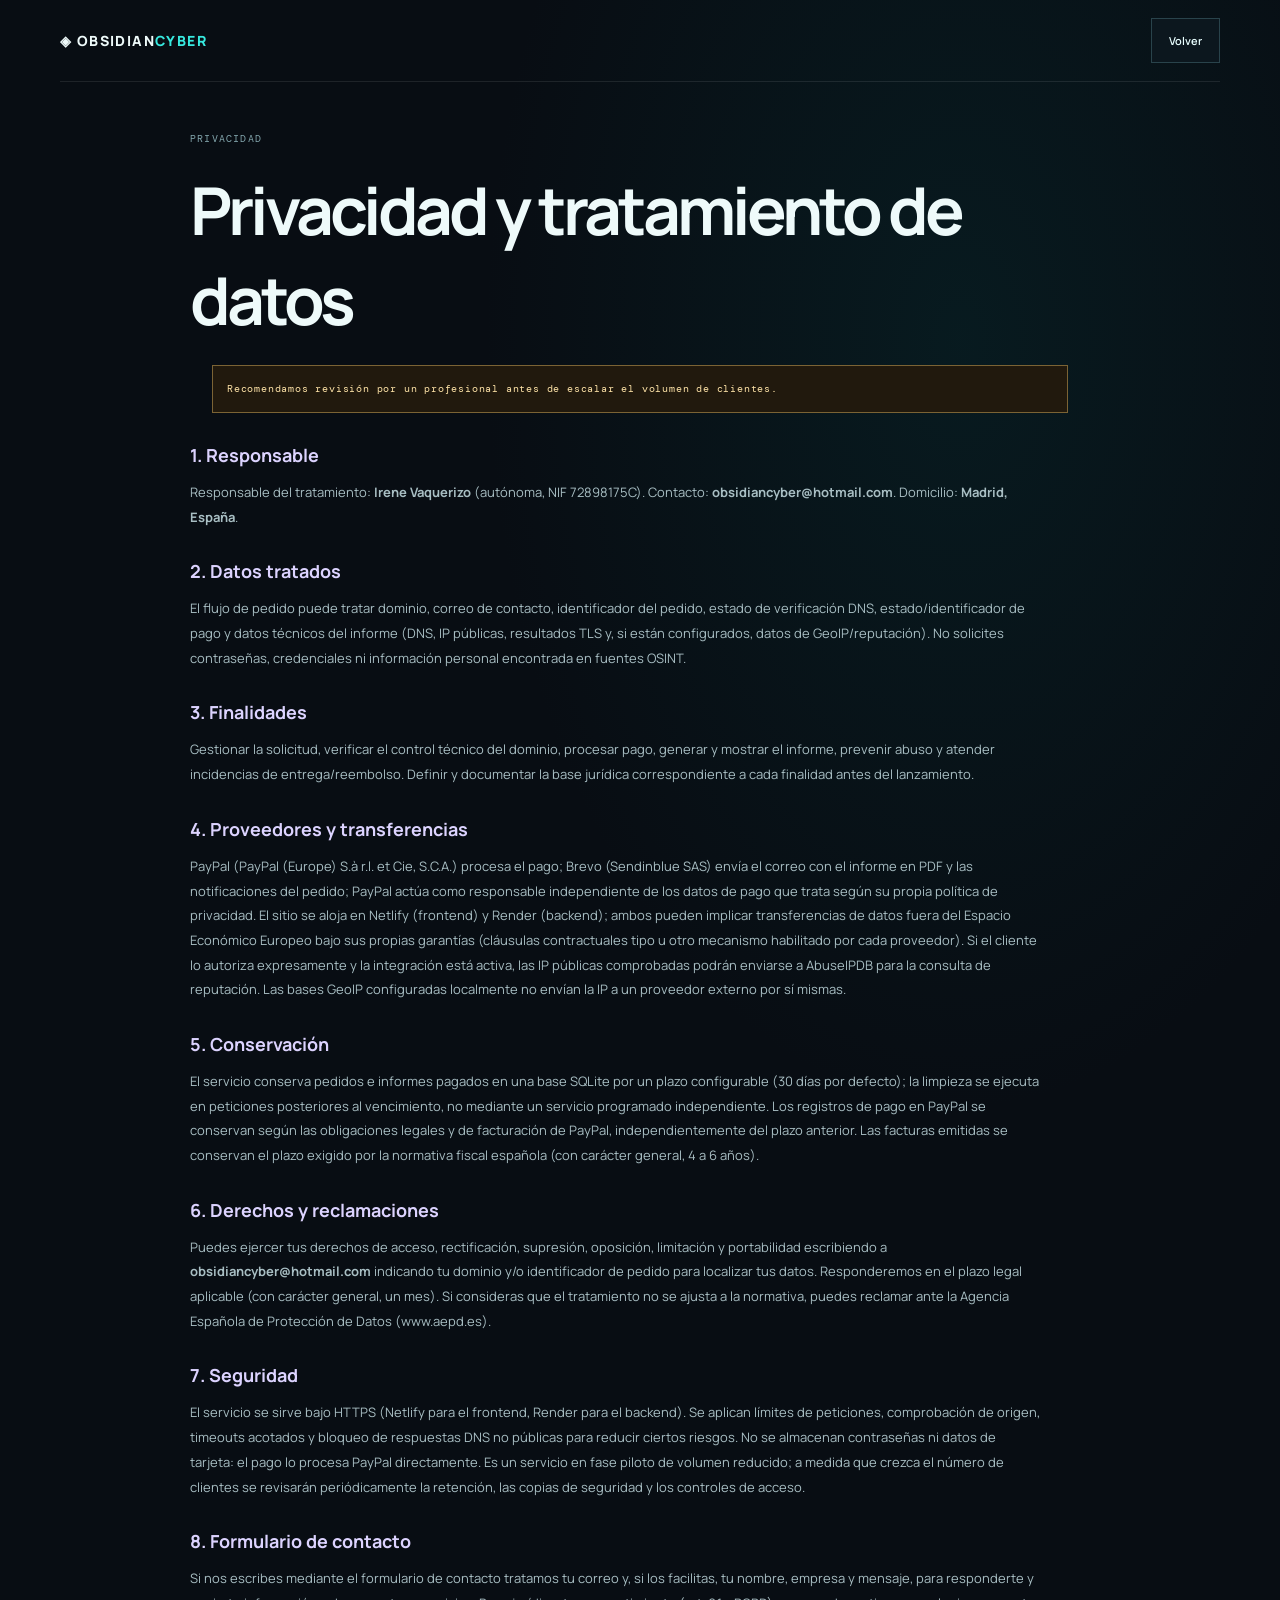
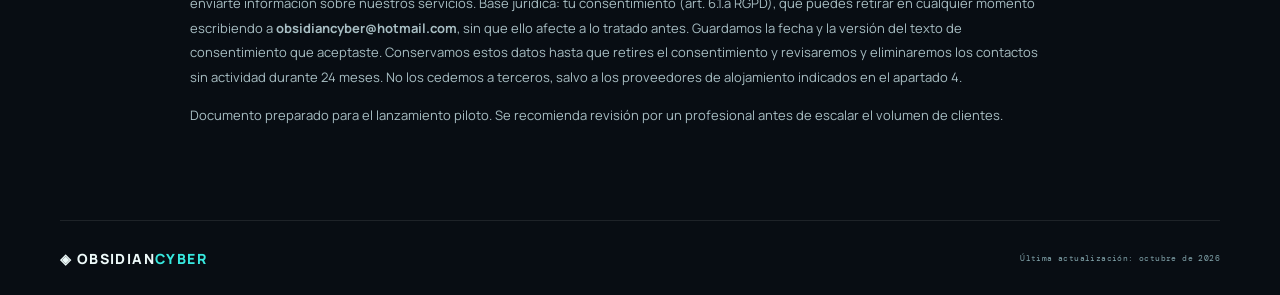
<file: privacy.html>
<!doctype html>
<html lang="es">
<head><meta charset="utf-8"><meta name="viewport" content="width=device-width,initial-scale=1"><meta name="robots" content="noindex,nofollow"><title>ObsidianCyber — Privacidad</title><link rel="stylesheet" href="styles.css"></head>
<body>
<header class="nav"><a class="brand" href="index.html#top">◈ OBSIDIAN<span>CYBER</span></a><a class="button" href="index.html#workspace">Volver</a></header>
<main class="wrap legal-page">
  <div class="eyebrow">PRIVACIDAD</div><h1>Privacidad y tratamiento de datos</h1>
  <div class="sample-banner">Recomendamos revisión por un profesional antes de escalar el volumen de clientes.</div>
  <h2>1. Responsable</h2><p>Responsable del tratamiento: <strong>Irene Vaquerizo</strong> (autónoma, NIF 72898175C). Contacto: <strong>obsidiancyber@hotmail.com</strong>. Domicilio: <strong>Madrid, España</strong>.</p>
  <h2>2. Datos tratados</h2><p>El flujo de pedido puede tratar dominio, correo de contacto, identificador del pedido, estado de verificación DNS, estado/identificador de pago y datos técnicos del informe (DNS, IP públicas, resultados TLS y, si están configurados, datos de GeoIP/reputación). No solicites contraseñas, credenciales ni información personal encontrada en fuentes OSINT.</p>
  <h2>3. Finalidades</h2><p>Gestionar la solicitud, verificar el control técnico del dominio, procesar pago, generar y mostrar el informe, prevenir abuso y atender incidencias de entrega/reembolso. Definir y documentar la base jurídica correspondiente a cada finalidad antes del lanzamiento.</p>
  <h2>4. Proveedores y transferencias</h2><p>PayPal (PayPal (Europe) S.à r.l. et Cie, S.C.A.) procesa el pago; Brevo (Sendinblue SAS) envía el correo con el informe en PDF y las notificaciones del pedido; PayPal actúa como responsable independiente de los datos de pago que trata según su propia política de privacidad. El sitio se aloja en Netlify (frontend) y Render (backend); ambos pueden implicar transferencias de datos fuera del Espacio Económico Europeo bajo sus propias garantías (cláusulas contractuales tipo u otro mecanismo habilitado por cada proveedor). Si el cliente lo autoriza expresamente y la integración está activa, las IP públicas comprobadas podrán enviarse a AbuseIPDB para la consulta de reputación. Las bases GeoIP configuradas localmente no envían la IP a un proveedor externo por sí mismas.</p>
  <h2>5. Conservación</h2><p>El servicio conserva pedidos e informes pagados en una base SQLite por un plazo configurable (30 días por defecto); la limpieza se ejecuta en peticiones posteriores al vencimiento, no mediante un servicio programado independiente. Los registros de pago en PayPal se conservan según las obligaciones legales y de facturación de PayPal, independientemente del plazo anterior. Las facturas emitidas se conservan el plazo exigido por la normativa fiscal española (con carácter general, 4 a 6 años).</p>
  <h2>6. Derechos y reclamaciones</h2><p>Puedes ejercer tus derechos de acceso, rectificación, supresión, oposición, limitación y portabilidad escribiendo a <strong>obsidiancyber@hotmail.com</strong> indicando tu dominio y/o identificador de pedido para localizar tus datos. Responderemos en el plazo legal aplicable (con carácter general, un mes). Si consideras que el tratamiento no se ajusta a la normativa, puedes reclamar ante la Agencia Española de Protección de Datos (<a href="https://www.aepd.es" target="_blank" rel="noopener noreferrer">www.aepd.es</a>).</p>
  <h2>7. Seguridad</h2><p>El servicio se sirve bajo HTTPS (Netlify para el frontend, Render para el backend). Se aplican límites de peticiones, comprobación de origen, timeouts acotados y bloqueo de respuestas DNS no públicas para reducir ciertos riesgos. No se almacenan contraseñas ni datos de tarjeta: el pago lo procesa PayPal directamente. Es un servicio en fase piloto de volumen reducido; a medida que crezca el número de clientes se revisarán periódicamente la retención, las copias de seguridad y los controles de acceso.</p>
  <h2>8. Formulario de contacto</h2><p>Si nos escribes mediante el formulario de contacto tratamos tu correo y, si los facilitas, tu nombre, empresa y mensaje, para responderte y enviarte información sobre nuestros servicios. Base jurídica: tu consentimiento (art. 6.1.a RGPD), que puedes retirar en cualquier momento escribiendo a <strong>obsidiancyber@hotmail.com</strong>, sin que ello afecte a lo tratado antes. Guardamos la fecha y la versión del texto de consentimiento que aceptaste. Conservamos estos datos hasta que retires el consentimiento y revisaremos y eliminaremos los contactos sin actividad durante 24 meses. No los cedemos a terceros, salvo a los proveedores de alojamiento indicados en el apartado 4.</p>
  <p class="subtle-note">Documento preparado para el lanzamiento piloto. Se recomienda revisión por un profesional antes de escalar el volumen de clientes.</p>
</main><footer class="footer"><a class="brand" href="index.html#top">◈ OBSIDIAN<span>CYBER</span></a><small>Última actualización: octubre de 2026</small></footer>
</body></html>
</file>
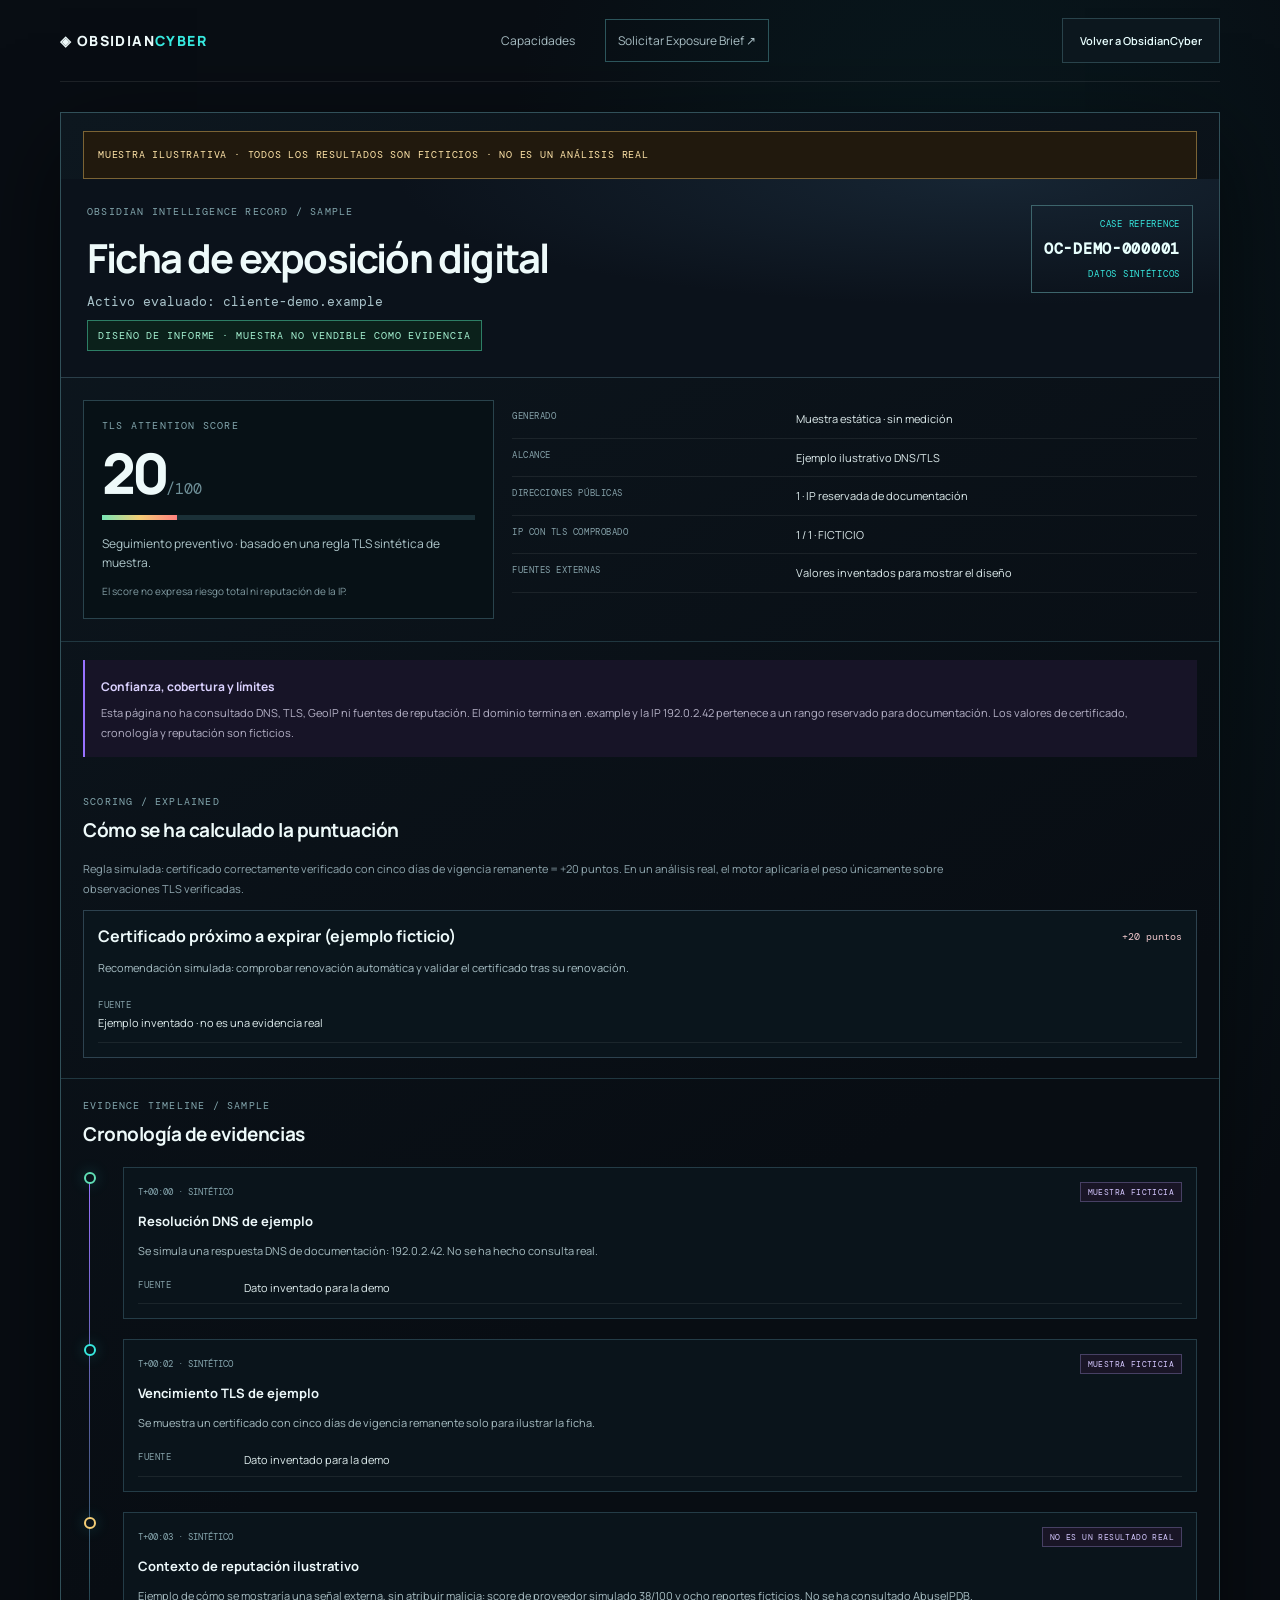
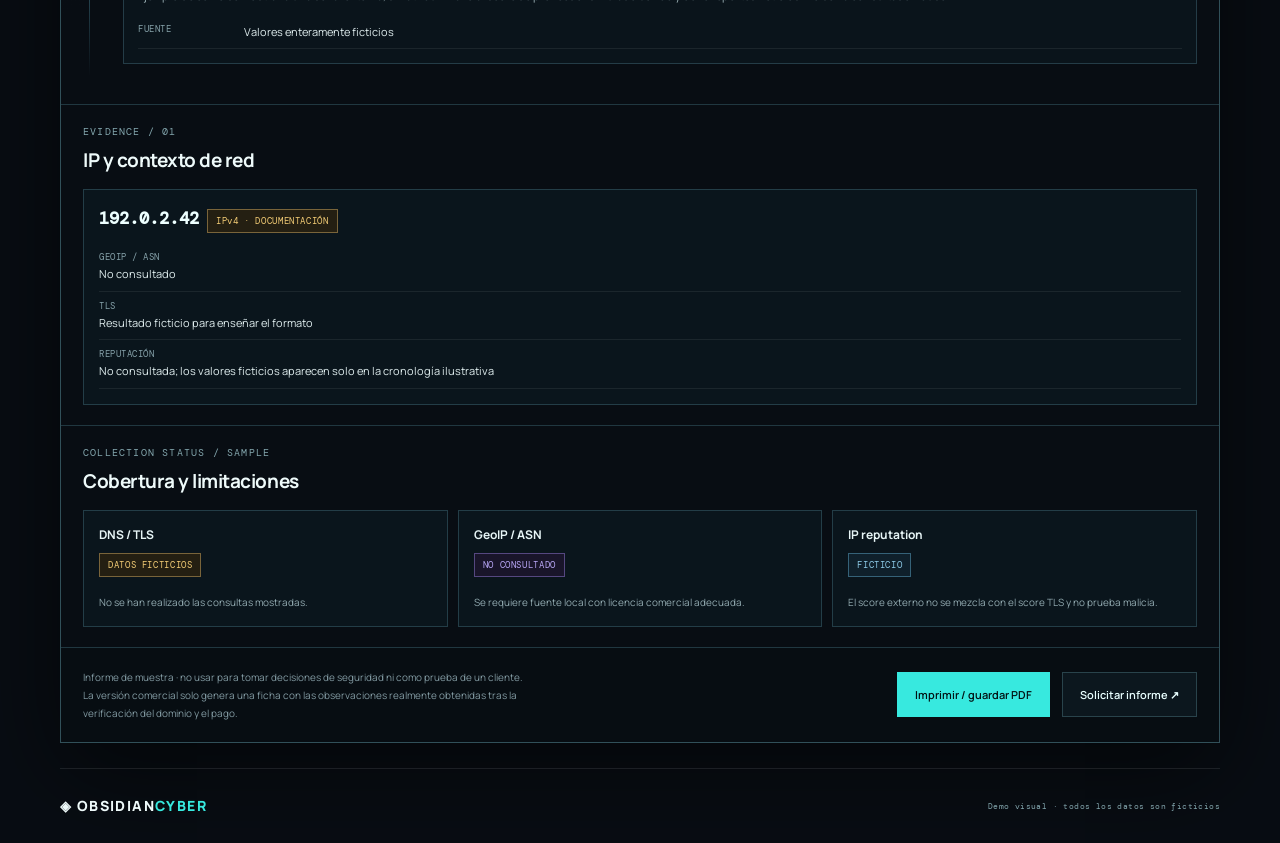
<file: sample-report.html>
<!doctype html>
<html lang="es">
<head>
  <meta charset="utf-8">
  <meta name="viewport" content="width=device-width,initial-scale=1">
  <meta name="robots" content="noindex,nofollow">
  <meta name="referrer" content="no-referrer">
  <title>ObsidianCyber — Informe de muestra</title>
  <link rel="stylesheet" href="styles.css">
</head>
<body>
<header class="nav">
  <a class="brand" href="index.html#top" aria-label="ObsidianCyber inicio">◈ OBSIDIAN<span>CYBER</span></a>
  <nav><a href="index.html#capabilities">Capacidades</a><a class="navcta" href="index.html#workspace">Solicitar Exposure Brief ↗</a></nav>
  <a class="button" href="index.html#workspace">Volver a ObsidianCyber</a>
</header>
<main class="wrap sample-body">
  <div class="report" style="display:block">
    <div class="sample-banner">MUESTRA ILUSTRATIVA · TODOS LOS RESULTADOS SON FICTICIOS · NO ES UN ANÁLISIS REAL</div>
    <header class="report-header">
      <div class="report-title"><div class="eyebrow">OBSIDIAN INTELLIGENCE RECORD / SAMPLE</div><h2>Ficha de exposición digital</h2><p class="report-subtitle">Activo evaluado: cliente-demo.example</p><span class="paid-stamp">DISEÑO DE INFORME · MUESTRA NO VENDIBLE COMO EVIDENCIA</span></div>
      <div class="report-stamp"><span>CASE REFERENCE</span><strong>OC-DEMO-000001</strong><span>DATOS SINTÉTICOS</span></div>
    </header>
    <div class="report-summary">
      <div class="score-panel"><div class="eyebrow">TLS ATTENTION SCORE</div><div class="score-number">20<small>/100</small></div><div class="score-meter" style="--score:20%"></div><p class="score-label">Seguimiento preventivo · basado en una regla TLS sintética de muestra.</p><p class="score-method-mini">El score no expresa riesgo total ni reputación de la IP.</p></div>
      <div class="summary-details">
        <div class="data-line"><span class="data-label">Generado</span><span class="data-value">Muestra estática · sin medición</span></div>
        <div class="data-line"><span class="data-label">Alcance</span><span class="data-value">Ejemplo ilustrativo DNS/TLS</span></div>
        <div class="data-line"><span class="data-label">Direcciones públicas</span><span class="data-value">1 · IP reservada de documentación</span></div>
        <div class="data-line"><span class="data-label">IP con TLS comprobado</span><span class="data-value">1 / 1 · FICTICIO</span></div>
        <div class="data-line"><span class="data-label">Fuentes externas</span><span class="data-value">Valores inventados para mostrar el diseño</span></div>
      </div>
    </div>
    <div class="report-notice"><strong>Confianza, cobertura y límites</strong><p>Esta página no ha consultado DNS, TLS, GeoIP ni fuentes de reputación. El dominio termina en .example y la IP 192.0.2.42 pertenece a un rango reservado para documentación. Los valores de certificado, cronología y reputación son ficticios.</p></div>
    <section class="report-section"><div class="eyebrow">SCORING / EXPLAINED</div><h3>Cómo se ha calculado la puntuación</h3><p class="section-explainer">Regla simulada: certificado correctamente verificado con cinco días de vigencia remanente = +20 puntos. En un análisis real, el motor aplicaría el peso únicamente sobre observaciones TLS verificadas.</p><article class="score-breakdown-card"><div class="finding-top"><strong>Certificado próximo a expirar (ejemplo ficticio)</strong><span class="finding-weight">+20 puntos</span></div><p>Recomendación simulada: comprobar renovación automática y validar el certificado tras su renovación.</p><div class="data-line"><span class="data-label">Fuente</span><span class="data-value">Ejemplo inventado · no es una evidencia real</span></div></article></section>
    <section class="report-section"><div class="eyebrow">EVIDENCE TIMELINE / SAMPLE</div><h3>Cronología de evidencias</h3><div class="timeline">
      <article class="timeline-event"><span class="timeline-marker timeline-dns"></span><div class="timeline-copy"><div class="timeline-top"><span class="timeline-date">T+00:00 · SINTÉTICO</span><span class="confidence-pill">MUESTRA FICTICIA</span></div><h4>Resolución DNS de ejemplo</h4><p>Se simula una respuesta DNS de documentación: 192.0.2.42. No se ha hecho consulta real.</p><div class="data-line"><span class="data-label">Fuente</span><span class="data-value">Dato inventado para la demo</span></div></div></article>
      <article class="timeline-event"><span class="timeline-marker timeline-tls"></span><div class="timeline-copy"><div class="timeline-top"><span class="timeline-date">T+00:02 · SINTÉTICO</span><span class="confidence-pill">MUESTRA FICTICIA</span></div><h4>Vencimiento TLS de ejemplo</h4><p>Se muestra un certificado con cinco días de vigencia remanente solo para ilustrar la ficha.</p><div class="data-line"><span class="data-label">Fuente</span><span class="data-value">Dato inventado para la demo</span></div></div></article>
      <article class="timeline-event"><span class="timeline-marker timeline-reputation"></span><div class="timeline-copy"><div class="timeline-top"><span class="timeline-date">T+00:03 · SINTÉTICO</span><span class="confidence-pill">NO ES UN RESULTADO REAL</span></div><h4>Contexto de reputación ilustrativo</h4><p>Ejemplo de cómo se mostraría una señal externa, sin atribuir malicia: score de proveedor simulado 38/100 y ocho reportes ficticios. No se ha consultado AbuseIPDB.</p><div class="data-line"><span class="data-label">Fuente</span><span class="data-value">Valores enteramente ficticios</span></div></div></article>
    </div></section>
    <section class="report-section"><div class="eyebrow">EVIDENCE / 01</div><h3>IP y contexto de red</h3><article class="ip-card"><div class="ip-address">192.0.2.42</div><span class="status status-setup">IPv4 · DOCUMENTACIÓN</span><div class="data-line"><span class="data-label">GeoIP / ASN</span><span class="data-value">No consultado</span></div><div class="data-line"><span class="data-label">TLS</span><span class="data-value">Resultado ficticio para enseñar el formato</span></div><div class="data-line"><span class="data-label">Reputación</span><span class="data-value">No consultada; los valores ficticios aparecen solo en la cronología ilustrativa</span></div></article></section>
    <section class="report-section"><div class="eyebrow">COLLECTION STATUS / SAMPLE</div><h3>Cobertura y limitaciones</h3><div class="module-grid"><article class="module-card"><div class="module-top">DNS / TLS</div><span class="status status-setup">DATOS FICTICIOS</span><p>No se han realizado las consultas mostradas.</p></article><article class="module-card"><div class="module-top">GeoIP / ASN</div><span class="status status-roadmap">NO CONSULTADO</span><p>Se requiere fuente local con licencia comercial adecuada.</p></article><article class="module-card"><div class="module-top">IP reputation</div><span class="status status-manual">FICTICIO</span><p>El score externo no se mezcla con el score TLS y no prueba malicia.</p></article></div></section>
    <footer class="report-footer"><p>Informe de muestra · no usar para tomar decisiones de seguridad ni como prueba de un cliente. La versión comercial solo genera una ficha con las observaciones realmente obtenidas tras la verificación del dominio y el pago.</p><div class="actions report-actions"><button class="button primary" type="button" onclick="window.print()">Imprimir / guardar PDF</button><a class="button" href="index.html#workspace">Solicitar informe ↗</a></div></footer>
  </div>
</main>
<footer class="footer"><a class="brand" href="index.html#top">◈ OBSIDIAN<span>CYBER</span></a><small>Demo visual · todos los datos son ficticios</small></footer>
</body>
</html>
</file>
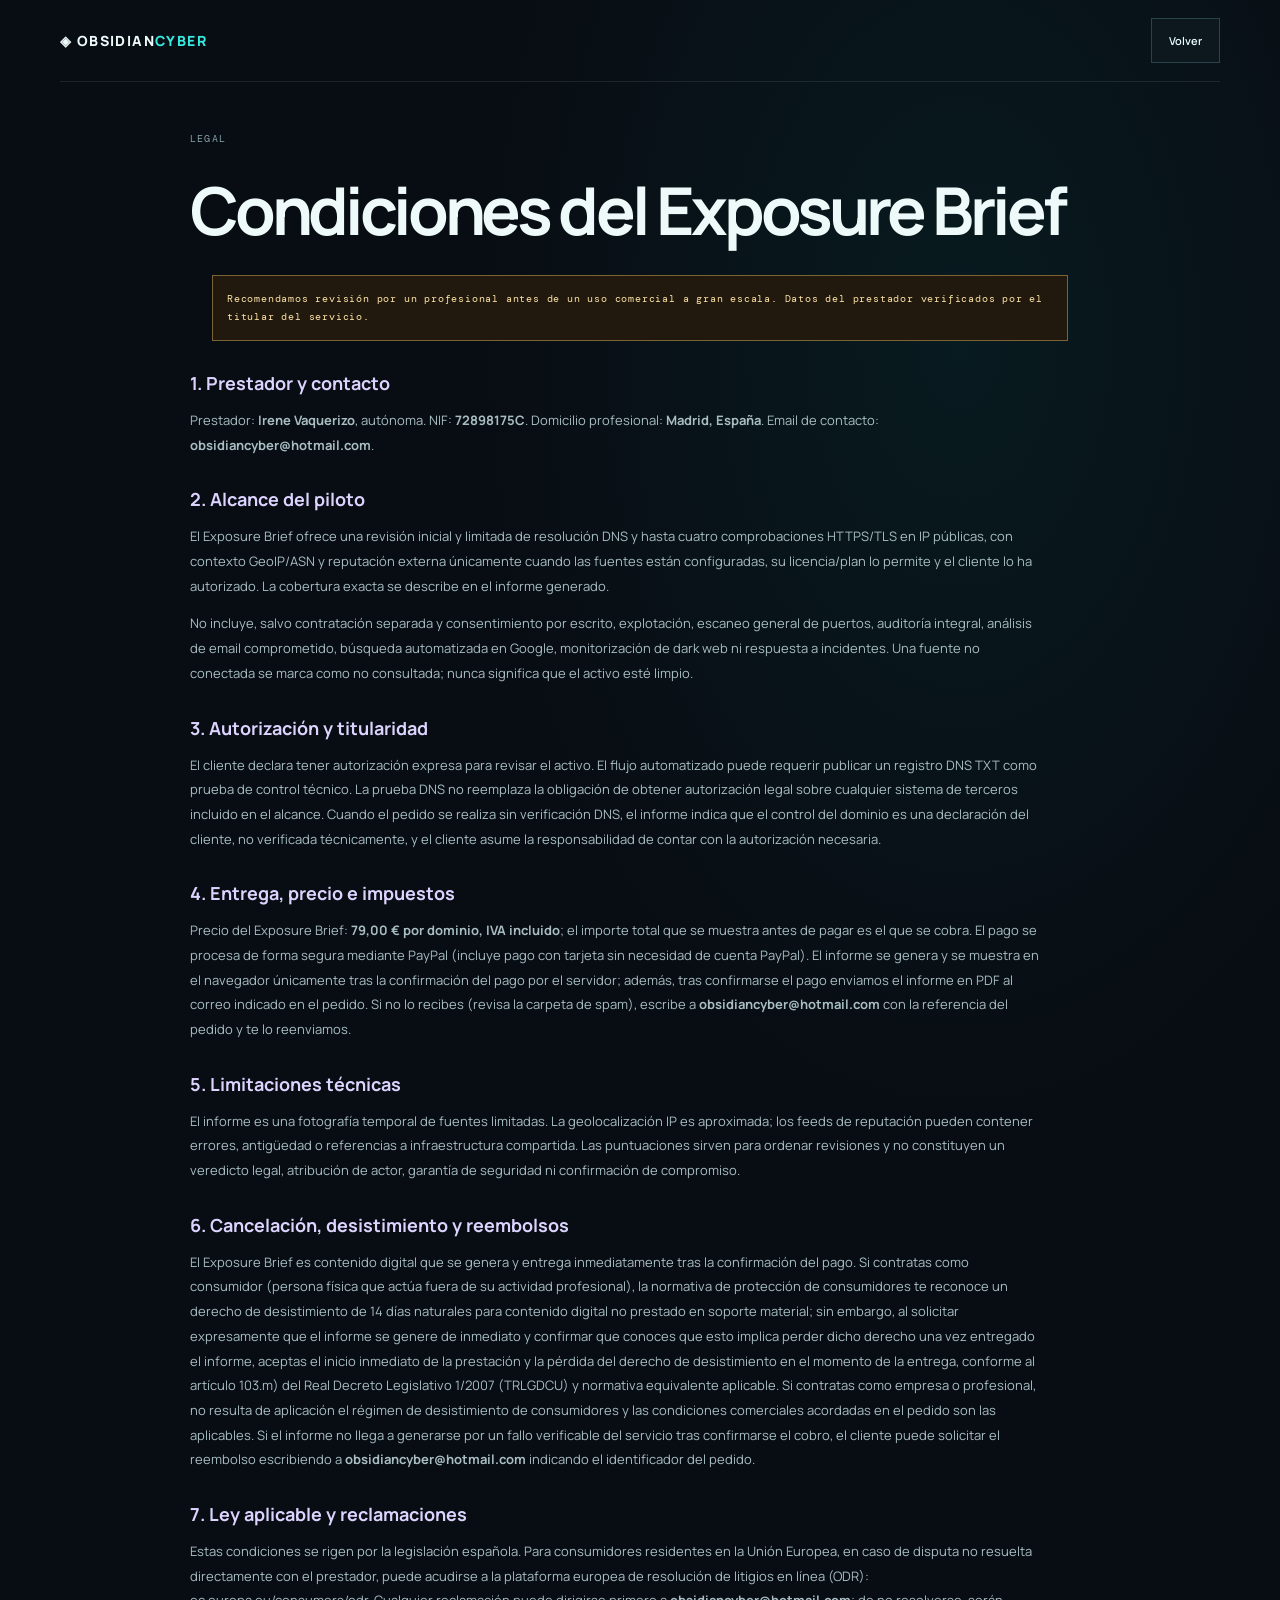
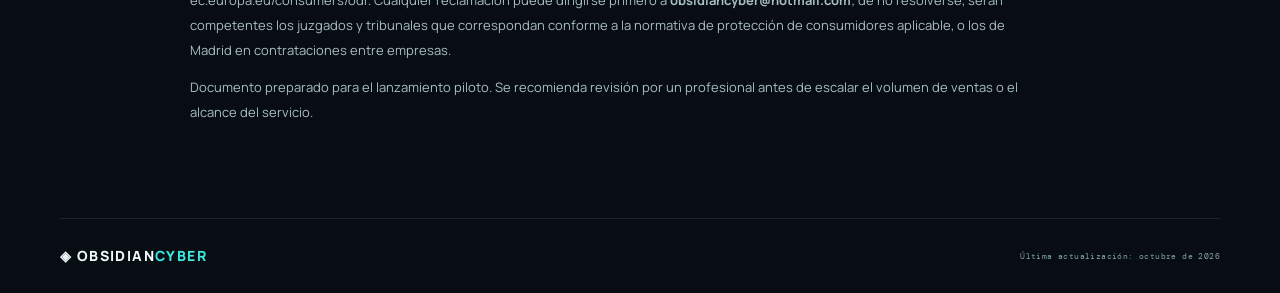
<file: terms.html>
<!doctype html>
<html lang="es">
<head><meta charset="utf-8"><meta name="viewport" content="width=device-width,initial-scale=1"><meta name="robots" content="noindex,nofollow"><title>ObsidianCyber — Condiciones del servicio</title><link rel="stylesheet" href="styles.css"></head>
<body>
<header class="nav"><a class="brand" href="index.html#top">◈ OBSIDIAN<span>CYBER</span></a><a class="button" href="index.html#workspace">Volver</a></header>
<main class="wrap legal-page">
  <div class="eyebrow">LEGAL</div><h1>Condiciones del Exposure Brief</h1>
  <div class="sample-banner">Recomendamos revisión por un profesional antes de un uso comercial a gran escala. Datos del prestador verificados por el titular del servicio.</div>
  <h2>1. Prestador y contacto</h2><p>Prestador: <strong>Irene Vaquerizo</strong>, autónoma. NIF: <strong>72898175C</strong>. Domicilio profesional: <strong>Madrid, España</strong>. Email de contacto: <strong>obsidiancyber@hotmail.com</strong>.</p>
  <h2>2. Alcance del piloto</h2><p>El Exposure Brief ofrece una revisión inicial y limitada de resolución DNS y hasta cuatro comprobaciones HTTPS/TLS en IP públicas, con contexto GeoIP/ASN y reputación externa únicamente cuando las fuentes están configuradas, su licencia/plan lo permite y el cliente lo ha autorizado. La cobertura exacta se describe en el informe generado.</p><p>No incluye, salvo contratación separada y consentimiento por escrito, explotación, escaneo general de puertos, auditoría integral, análisis de email comprometido, búsqueda automatizada en Google, monitorización de dark web ni respuesta a incidentes. Una fuente no conectada se marca como no consultada; nunca significa que el activo esté limpio.</p>
  <h2>3. Autorización y titularidad</h2><p>El cliente declara tener autorización expresa para revisar el activo. El flujo automatizado puede requerir publicar un registro DNS TXT como prueba de control técnico. La prueba DNS no reemplaza la obligación de obtener autorización legal sobre cualquier sistema de terceros incluido en el alcance. Cuando el pedido se realiza sin verificación DNS, el informe indica que el control del dominio es una declaración del cliente, no verificada técnicamente, y el cliente asume la responsabilidad de contar con la autorización necesaria.</p>
  <h2>4. Entrega, precio e impuestos</h2><p>Precio del Exposure Brief: <strong>79,00 € por dominio, IVA incluido</strong>; el importe total que se muestra antes de pagar es el que se cobra. El pago se procesa de forma segura mediante PayPal (incluye pago con tarjeta sin necesidad de cuenta PayPal). El informe se genera y se muestra en el navegador únicamente tras la confirmación del pago por el servidor; además, tras confirmarse el pago enviamos el informe en PDF al correo indicado en el pedido. Si no lo recibes (revisa la carpeta de spam), escribe a <strong>obsidiancyber@hotmail.com</strong> con la referencia del pedido y te lo reenviamos.</p>
  <h2>5. Limitaciones técnicas</h2><p>El informe es una fotografía temporal de fuentes limitadas. La geolocalización IP es aproximada; los feeds de reputación pueden contener errores, antigüedad o referencias a infraestructura compartida. Las puntuaciones sirven para ordenar revisiones y no constituyen un veredicto legal, atribución de actor, garantía de seguridad ni confirmación de compromiso.</p>
  <h2>6. Cancelación, desistimiento y reembolsos</h2><p>El Exposure Brief es contenido digital que se genera y entrega inmediatamente tras la confirmación del pago. Si contratas como consumidor (persona física que actúa fuera de su actividad profesional), la normativa de protección de consumidores te reconoce un derecho de desistimiento de 14 días naturales para contenido digital no prestado en soporte material; sin embargo, al solicitar expresamente que el informe se genere de inmediato y confirmar que conoces que esto implica perder dicho derecho una vez entregado el informe, aceptas el inicio inmediato de la prestación y la pérdida del derecho de desistimiento en el momento de la entrega, conforme al artículo 103.m) del Real Decreto Legislativo 1/2007 (TRLGDCU) y normativa equivalente aplicable. Si contratas como empresa o profesional, no resulta de aplicación el régimen de desistimiento de consumidores y las condiciones comerciales acordadas en el pedido son las aplicables. Si el informe no llega a generarse por un fallo verificable del servicio tras confirmarse el cobro, el cliente puede solicitar el reembolso escribiendo a <strong>obsidiancyber@hotmail.com</strong> indicando el identificador del pedido.</p>
  <h2>7. Ley aplicable y reclamaciones</h2><p>Estas condiciones se rigen por la legislación española. Para consumidores residentes en la Unión Europea, en caso de disputa no resuelta directamente con el prestador, puede acudirse a la plataforma europea de resolución de litigios en línea (ODR): <a href="https://ec.europa.eu/consumers/odr" target="_blank" rel="noopener noreferrer">ec.europa.eu/consumers/odr</a>. Cualquier reclamación puede dirigirse primero a <strong>obsidiancyber@hotmail.com</strong>; de no resolverse, serán competentes los juzgados y tribunales que correspondan conforme a la normativa de protección de consumidores aplicable, o los de Madrid en contrataciones entre empresas.</p>
  <p class="subtle-note">Documento preparado para el lanzamiento piloto. Se recomienda revisión por un profesional antes de escalar el volumen de ventas o el alcance del servicio.</p>
</main><footer class="footer"><a class="brand" href="index.html#top">◈ OBSIDIAN<span>CYBER</span></a><small>Última actualización: octubre de 2026</small></footer>
</body></html>
</file>
<file: styles.css>
@import url('https://fonts.googleapis.com/css2?family=DM+Mono:wght@400;500&family=Manrope:wght@400;600;700;800&display=swap');
:root{--bg:#080d13;--panel:#0c171e;--line:#203740;--text:#eefafa;--muted:#91a8b0;--cyan:#28f0e2}*{box-sizing:border-box}html{scroll-behavior:smooth}body{margin:0;background:radial-gradient(ellipse at 75% 18%,#07383b50,transparent 35%),var(--bg);color:var(--text);font-family:Manrope,Arial,sans-serif}a{color:inherit;text-decoration:none}.nav,.wrap{width:min(1160px,calc(100% - 44px));margin:auto}.nav{height:82px;display:flex;align-items:center;justify-content:space-between;border-bottom:1px solid #ffffff17}.brand{font-size:14px;font-weight:800;letter-spacing:.1em}.brand span{color:var(--cyan)}nav{display:flex;gap:30px;align-items:center;color:#a9bec4;font-size:12px}.navcta{padding:12px;border:1px solid #2c555b}.menu{display:none;background:none;color:white;border:1px solid var(--line);padding:8px}.hero{min-height:660px;display:grid;grid-template-columns:.9fr 1.1fr;align-items:center;position:relative;padding:45px 0 80px}.copy{z-index:2}.eyebrow,label,.herofoot,.ticker,small{font:10px 'DM Mono',monospace;letter-spacing:.12em;color:#83a6ad}.copy h1{font-size:clamp(66px,8vw,112px);line-height:.94;letter-spacing:-.075em;margin:28px 0}.copy h1 em,h2 em{font-style:normal;color:var(--cyan);text-shadow:0 0 35px #28f0e226}.copy>p,.intro{max-width:470px;color:var(--muted);line-height:1.9;font-size:14px}.actions{display:flex;gap:12px;flex-wrap:wrap;margin:28px 0}.button{display:inline-flex;align-items:center;justify-content:center;padding:14px 17px;border:1px solid #29434b;background:#0c171e;color:#e9ffff;font:600 11px Manrope;cursor:pointer}.primary{background:var(--cyan);color:#031314;border-color:var(--cyan)}.copy small{font-size:9px}.art{position:relative}.art img{display:block;width:110%;margin-left:-5%;mix-blend-mode:screen;mask-image:radial-gradient(ellipse 73% 70%,#000 60%,transparent 100%)}.glow{position:absolute;inset:20%;background:#00e8d522;filter:blur(65px);border-radius:50%}.tag{position:absolute;background:#07161ce8;border:1px solid #2a5a60;padding:12px;font:9px 'DM Mono';line-height:2;color:#7fa6ad}.tag b{font-size:12px;color:var(--cyan)}.tag1{right:0;top:20%}.tag2{left:0;bottom:16%}.herofoot{position:absolute;bottom:25px;left:0;right:0;display:flex;justify-content:space-between;border-top:1px solid #ffffff1a;padding-top:14px;font-size:9px}.ticker{text-align:center;padding:17px 10px;background:#0b151b;border-block:1px solid var(--line);white-space:nowrap;overflow:hidden}.section{padding-top:100px;padding-bottom:110px}.section h2,.workflow h2,.closing h2{font-size:clamp(40px,5vw,65px);letter-spacing:-.06em;line-height:1.05;margin:18px 0}.intro{max-width:580px;margin-bottom:36px}.grid{display:grid;grid-template-columns:repeat(3,1fr);border:1px solid var(--line)}.grid article{padding:28px;background:linear-gradient(145deg,#0d1a20,#091117);border-right:1px solid var(--line);min-height:210px}.grid article:last-child{border:0}.grid label{font-size:9px}.grid h3{font-size:20px}.grid p,.steps p{color:#91a8b0;font-size:12px;line-height:1.9}.workflow{background:#0a171d;border-block:1px solid #1b3a40;padding:90px 0}.steps{max-width:760px;margin-top:36px;border-top:1px solid var(--line)}.steps p{padding:18px 0;border-bottom:1px solid var(--line)}.steps b{color:var(--cyan);margin-right:20px;font-family:'DM Mono'}.steps strong{color:#e9ffff;font-size:14px}.section form{max-width:800px;border:1px solid #29464e;padding:26px;background:#091218}.section form>label{display:block;margin-bottom:12px;color:#b8cbd0}.inputrow{display:flex;align-items:center;gap:10px;background:#050b10;border:1px solid #29434b;padding:7px 8px 7px 14px}.inputrow span{font:11px 'DM Mono';color:#71969d}.inputrow input{flex:1;min-width:0;background:transparent;border:0;color:white;outline:none;padding:12px;font:13px 'DM Mono'}.consent{display:flex!important;align-items:center;gap:8px;margin-top:18px}.consent input{accent-color:var(--cyan)}form small{display:block;margin-top:14px;letter-spacing:.02em;line-height:1.7}#result{margin-top:18px;padding:16px;border:1px solid #27645e;background:#071d20;color:#bdfaf2;font-size:12px;line-height:1.8}.closing{display:flex;justify-content:space-between;align-items:center;border-top:1px solid var(--line);padding-top:40px;padding-bottom:50px}.closing h2{font-size:36px}.footer{width:min(1160px,calc(100% - 44px));margin:auto;min-height:75px;border-top:1px solid #ffffff17;display:flex;align-items:center;justify-content:space-between;gap:16px}.footer small{font-size:8px;letter-spacing:.05em}
@media(max-width:760px){.nav,.wrap,.footer{width:calc(100% - 32px)}nav{display:none;position:absolute;top:70px;left:0;right:0;padding:24px;background:#081219;z-index:5;flex-direction:column}.nav nav.open{display:flex}.menu{display:block}.hero{grid-template-columns:1fr;padding-top:20px;min-height:auto;padding-bottom:75px}.art{grid-row:1;max-width:530px;margin:auto}.copy h1{font-size:clamp(64px,16vw,94px);margin:10px 0 20px}.herofoot{font-size:7px}.section{padding:70px 0}.grid{grid-template-columns:1fr}.grid article{border-right:0;border-bottom:1px solid var(--line);min-height:auto}.grid article:last-child{border-bottom:0}.inputrow{flex-wrap:wrap}.inputrow .button{width:100%}.closing h2{font-size:28px}.footer{padding:20px 0;flex-wrap:wrap}.footer small:last-child{display:none}}@media(prefers-reduced-motion:reduce){html{scroll-behavior:auto}}
/* ObsidianCyber Intelligence Desk: editorial case-file aesthetic, not a law-enforcement record. */
:root{--cyan:#37e9df;--purple:#9872ff;--panel-2:#0e1a23;--danger:#ff817f;--warn:#f4cd76;--ok:#77e5b5}
button:disabled{opacity:.65;cursor:wait}.capability-grid article{display:flex;flex-direction:column;align-items:flex-start}.status{display:inline-flex;align-items:center;gap:6px;margin-top:12px;border:1px solid #ffffff24;padding:5px 8px;font:9px 'DM Mono',monospace;letter-spacing:.07em}.status-live{color:var(--ok);border-color:#347c69;background:#0b241f}.status-setup{color:var(--warn);border-color:#79643a;background:#241f12}.status-roadmap{color:#b8a7f6;border-color:#554780;background:#19152a}.status-manual{color:#8ecce9;border-color:#356278;background:#0f202b}.workspace{scroll-margin-top:24px}.workspace form{max-width:900px}.formheading{display:flex;align-items:center;justify-content:space-between;gap:20px;border-bottom:1px solid var(--line);padding-bottom:20px;margin-bottom:24px}.formheading h3{margin:7px 0 0;font-size:24px}.case-stamp{border:1px solid #356b6c;color:var(--cyan);padding:10px 12px;font:10px 'DM Mono',monospace;letter-spacing:.1em;white-space:nowrap}.privacy-note{margin-top:20px;padding:16px;border-left:2px solid var(--purple);background:#11111c}.privacy-note strong{font-size:12px}.privacy-note p{color:var(--muted);font-size:12px;line-height:1.8;margin-bottom:0}.form-message{margin-top:18px;padding:13px 15px;border:1px solid var(--line);background:#0b161d;color:#c4dadd;font-size:12px;line-height:1.7}.form-message.success{border-color:#286650;color:#adf2d0}.form-message.error{border-color:#7d4141;color:#ffd0d0}.form-message.info{border-color:#315b78;color:#c0e7ff}.report{margin-top:30px;background:linear-gradient(150deg,#0d171f,#080d13 52%);border:1px solid #315059;box-shadow:0 30px 90px #0008;overflow:hidden}.report-header{display:flex;justify-content:space-between;gap:24px;padding:26px;border-bottom:1px solid #2a3e49;background:radial-gradient(ellipse at 80% 0%,#22384b80,transparent 45%),#0b121b}.report-title h2{font-size:clamp(24px,4vw,40px);margin:12px 0 8px;letter-spacing:-.045em}.report-subtitle{font:13px 'DM Mono',monospace;color:#a9c3ca;margin:0;overflow-wrap:anywhere}.report-stamp{align-self:flex-start;min-width:140px;text-align:right;border:1px solid #3d656c;padding:12px;color:var(--cyan);font:9px 'DM Mono',monospace;letter-spacing:.08em}.report-stamp span,.report-stamp strong{display:block}.report-stamp strong{font-size:15px;margin:9px 0;color:#e8fffd;overflow-wrap:anywhere}.report-summary{display:grid;grid-template-columns:.75fr 1.25fr;gap:18px;padding:22px;border-bottom:1px solid var(--line)}.score-panel{border:1px solid #29434c;background:#071116;padding:18px}.score-number{font-size:56px;line-height:1.05;letter-spacing:-.07em;font-weight:800;margin:12px 0}.score-number small{font-size:15px;letter-spacing:0;color:#6f9098}.score-meter{height:5px;background:#1a3037;margin:12px 0 14px;overflow:hidden}.score-meter:after{content:"";display:block;width:var(--score,0%);height:100%;background:linear-gradient(90deg,var(--ok),var(--warn),var(--danger));transition:width .3s}.score-label{color:#aec6ca;font-size:12px;line-height:1.6;margin-bottom:0}.summary-details{display:grid;align-content:start}.data-line{display:grid;grid-template-columns:minmax(125px,.8fr) minmax(0,1.2fr);gap:16px;padding:10px 0;border-bottom:1px solid #ffffff12;font-size:11px;line-height:1.6}.data-label{font:9px 'DM Mono',monospace;color:#86a2aa;text-transform:uppercase;letter-spacing:.06em}.data-value{color:#dfedee;overflow-wrap:anywhere}.report-notice{margin:18px 22px;padding:14px 16px;border-left:2px solid var(--purple);background:#171427}.report-notice strong{font-size:12px;color:#dbd2ff}.report-notice p{font-size:11px;line-height:1.8;color:#b5b2c7;margin:7px 0 0}.report-section{padding:20px 22px;border-bottom:1px solid var(--line)}.report-section h3{font-size:19px;margin:9px 0 16px;letter-spacing:-.025em}.evidence-table{display:grid;grid-template-columns:repeat(2,minmax(0,1fr));gap:12px}.ip-card,.finding-card,.module-card{border:1px solid #233d47;background:#0a151c;padding:15px;min-width:0}.ip-address{display:inline-block;color:#edffff;font:600 17px 'DM Mono',monospace;overflow-wrap:anywhere;margin-right:8px}.ip-card .status{margin:4px 0 10px}.ip-card .data-line{grid-template-columns:1fr;gap:2px;padding:8px 0}.subtle-note{color:#859fa6;font-size:10px;line-height:1.6}.empty-state{padding:15px;border:1px dashed #36505a;color:#9ab2b8;font-size:12px;line-height:1.8}.finding-card{margin-top:10px}.finding-top{display:flex;align-items:center;justify-content:space-between;gap:12px}.severity{font:9px 'DM Mono',monospace;text-transform:uppercase;letter-spacing:.07em;padding:5px 7px}.severity-high,.severity-critical{color:#ffb1b1;border:1px solid #7b434b;background:#251215}.severity-medium{color:#ffe2a2;border:1px solid #79643a;background:#241d10}.severity-low,.severity-info{color:#b6dce1;border:1px solid #38616a;background:#0d2027}.finding-weight{font:10px 'DM Mono',monospace;color:#edc6ca}.finding-card h4{margin:12px 0 6px;font-size:14px}.finding-card>p{font-size:12px;line-height:1.7;color:#a8bec3}.finding-card .data-line{grid-template-columns:minmax(85px,.55fr) minmax(0,1.45fr)}.module-grid{display:grid;grid-template-columns:repeat(3,minmax(0,1fr));gap:10px}.module-top{color:#e8f6f7;font-size:12px;font-weight:700}.module-card .status{margin:10px 0 7px}.module-card p{font-size:10px;line-height:1.7;color:#92aab0;margin-bottom:0}.report-footer{display:flex;justify-content:space-between;align-items:center;gap:20px;padding:20px 22px;background:#070d12}.report-footer>p{color:#829aa2;font-size:10px;line-height:1.8;max-width:450px;margin:0}.report-actions{margin:0;flex-shrink:0}.closing-note{font:10px 'DM Mono',monospace;color:#77959d;letter-spacing:.05em}.button:focus-visible,a:focus-visible,input:focus-visible{outline:2px solid var(--cyan);outline-offset:3px}
@media(max-width:760px){.report-header{flex-direction:column}.report-stamp{text-align:left;width:100%;min-width:0}.report-summary{grid-template-columns:1fr}.evidence-table{grid-template-columns:1fr}.module-grid{grid-template-columns:1fr}.formheading{align-items:flex-start;flex-direction:column}.report-footer{align-items:flex-start;flex-direction:column}.report-actions{width:100%}.report-actions .button{flex:1}.data-line{grid-template-columns:1fr;gap:3px}.finding-card .data-line{grid-template-columns:1fr;gap:3px}.score-number{font-size:48px}}
@media print{body{background:#fff;color:#141414}.nav,.hero,.ticker,#capabilities,#workflow,#workspace>form,.closing,.footer,.report-actions,.form-message{display:none!important}.workspace{width:100%;padding:0}.workspace>.eyebrow,.workspace>h2,.workspace>.intro{display:none}.report{display:block!important;background:#fff;color:#111;border:0;box-shadow:none}.report-header,.score-panel,.ip-card,.finding-card,.module-card,.report-notice,.report-footer{background:#fff!important;color:#111;box-shadow:none}.report-header,.report-summary,.report-section{break-inside:avoid;border-color:#bbb}.report-title h2,.report-subtitle,.data-value,.ip-address,.finding-card h4,.module-top{color:#111}.eyebrow,.data-label,.score-label,.report-notice p,.report-footer>p,.module-card p,.subtle-note,.finding-card>p{color:#444}.report-stamp{color:#111;border-color:#555}.report-stamp strong{color:#111}.status,.severity{background:#fff!important;color:#111!important;border-color:#777!important}.report{font-family:Arial,sans-serif}.report-section h3{color:#111}.score-number{color:#111}.score-meter{border:1px solid #555}.score-meter:after{background:#888!important}}

.map-link{display:inline-block;margin-top:9px;color:var(--cyan);font-size:10px;text-decoration:underline;text-underline-offset:3px}.report-stamp strong{overflow-wrap:anywhere}

/* Commercial pilot, evidence provenance and investigation timeline */
.pilot-offer{border-top:1px solid var(--line);border-bottom:1px solid var(--line);background:linear-gradient(125deg,#0a1119,#101125 65%,#0b1820)}
.pilot-layout{display:grid;grid-template-columns:1.35fr .65fr;gap:44px;align-items:start;margin-top:28px}
.pilot-copy>p{max-width:690px;color:var(--muted);font-size:13px;line-height:1.9}
.pilot-list{padding-left:20px;color:#c6d7db;font-size:12px;line-height:2.1}
.pilot-list li::marker{color:var(--cyan)}
.pilot-card{padding:24px;border:1px solid #38435c;background:radial-gradient(ellipse at top right,#38275c77,transparent 60%),#0a1018}
.pilot-price{font-size:58px;letter-spacing:-.07em;font-weight:800;color:#f4efff;margin:9px 0}
.pilot-card p{font-size:11px;color:var(--muted);line-height:1.8}
.pilot-card .button{width:100%;margin:10px 0}
.checkout-status{padding:12px;border:1px solid var(--line);font-size:10px;line-height:1.8;color:#aebfc5}
.checkout-status.ready{border-color:#286650;color:#adf2d0;background:#071a16}
.checkout-status.not-ready{border-color:#65552f;color:#f1d99a;background:#1b170d}
#orderForm>input[type=email]{display:block;width:100%;margin:7px 0 16px;padding:13px 14px;background:#050b10;border:1px solid #29434b;color:#effafa;font:13px 'DM Mono',monospace}
.order-panel{margin-top:16px}
.verification-panel{max-width:900px;margin-top:20px;border:1px solid #3f4e76;background:linear-gradient(150deg,#10131f,#0b121a);padding:24px}
.verification-header h3{font-size:21px;margin:8px 0}
.verification-header p{color:var(--muted);font-size:12px;line-height:1.8}
.txt-value{display:grid;grid-template-columns:110px minmax(0,1fr) auto;gap:12px;align-items:center;border:1px solid #283944;background:#060c12;padding:12px;margin-top:10px}
.txt-value>span{font:9px 'DM Mono',monospace;text-transform:uppercase;letter-spacing:.08em;color:#85a7af}
.txt-value code{white-space:pre-wrap;overflow-wrap:anywhere;color:#dbd5ff;font:12px 'DM Mono',monospace}
.copy-button{padding:8px 10px;font-size:10px}
.verification-actions{margin-bottom:12px}
.verification-actions .button:disabled{filter:saturate(.4)}
.paid-stamp{display:inline-block;margin-top:10px;border:1px solid #2d7e65;background:#0b211b;color:#a6f3d3;padding:8px 10px;font:10px 'DM Mono',monospace;letter-spacing:.09em}
.score-method-mini{font-size:10px;line-height:1.7;color:#839da4;margin:11px 0 0}
.section-explainer{max-width:900px;color:var(--muted);font-size:11px;line-height:1.85}
.score-breakdown-grid{display:grid;grid-template-columns:repeat(2,minmax(0,1fr));gap:10px;margin-top:14px}
.score-breakdown-card{padding:14px;background:#0a151c;border:1px solid #2d424f;min-width:0}
.score-breakdown-card>p{font-size:11px;line-height:1.8;color:#a9c0c6}
.score-breakdown-card .data-line{grid-template-columns:1fr;gap:3px}
.rule-reference{margin-top:20px;padding:15px;border:1px dashed #32434c}
.rule-reference h4{margin:0 0 8px;font-size:12px;color:#e8dfff}
.timeline{position:relative;margin:20px 0 0;padding-left:22px}
.timeline:before{content:"";position:absolute;top:7px;bottom:8px;left:6px;width:1px;background:linear-gradient(var(--purple),#2d5360 80%,transparent)}
.timeline-event{position:relative;display:grid;grid-template-columns:1fr;gap:8px;padding:0 0 20px 18px}
.timeline-marker{position:absolute;left:-21px;top:5px;width:12px;height:12px;border-radius:50%;border:2px solid var(--cyan);background:#09131a;box-shadow:0 0 15px #37e9df3a}
.timeline-dns{border-color:#60dfb5}.timeline-tls{border-color:var(--cyan)}.timeline-geolocation{border-color:var(--purple)}.timeline-reputation{border-color:var(--warn)}.timeline-report{border-color:#9da7bb}
.timeline-copy{border:1px solid #243c47;background:#0a141b;padding:14px}
.timeline-top{display:flex;align-items:center;justify-content:space-between;gap:10px;flex-wrap:wrap}
.timeline-date{font:9px 'DM Mono',monospace;color:#87a7af}
.confidence-pill{display:inline-block;max-width:100%;padding:4px 7px;border:1px solid #474064;background:#191526;color:#d4c7ff;font:8px 'DM Mono',monospace;letter-spacing:.05em}
.timeline-copy h4{font-size:13px;margin:10px 0 6px;color:#edf8fa}
.timeline-copy>p:not(.subtle-note){font-size:11px;line-height:1.8;color:#a8bec3}
.timeline-copy .data-line{grid-template-columns:90px minmax(0,1fr);padding:7px 0}
.ip-subhead{padding-top:14px;margin-top:12px;border-top:1px solid #2a414b;color:#c3b0ff;font:9px 'DM Mono',monospace;letter-spacing:.08em}
.shared-warning{margin-top:10px;padding:10px;border-left:2px solid var(--warn);background:#241d10;color:#f1d99a;font-size:10px;line-height:1.8}
.source-grid .module-card{min-height:110px}
.source-grid .module-card p+p{margin-top:8px;color:#b6a7da}
.sample-banner{margin:18px 22px 0;padding:14px;border:1px solid #7b6334;background:#21190d;color:#ffe4a8;font:10px 'DM Mono',monospace;letter-spacing:.08em;line-height:1.8}
.sample-body{padding:0 0 25px}
.sample-title{margin:22px;font-size:12px;line-height:1.8;color:#abc0c6}
@media(max-width:760px){.pilot-layout{grid-template-columns:1fr;gap:24px}.txt-value{grid-template-columns:1fr;gap:8px}.txt-value .button{justify-self:start}.score-breakdown-grid{grid-template-columns:1fr}.timeline-copy .data-line{grid-template-columns:1fr;gap:3px}.pilot-price{font-size:48px}}
@media print{.pilot-offer,.verification-panel{display:none!important}.timeline-copy,.score-breakdown-card,.rule-reference,.source-grid .module-card{background:#fff!important;color:#111;border-color:#bbb}.timeline-copy h4,.confidence-pill,.timeline-date,.score-breakdown-card>p,.rule-reference h4{color:#111}.timeline:before{background:#999}.timeline-marker{box-shadow:none;background:#fff}.paid-stamp{background:#fff;color:#111;border-color:#555}.shared-warning,.sample-banner{background:#fff;color:#111;border-color:#777}}
.legal-page{max-width:900px;padding-top:50px;padding-bottom:80px}.legal-page h1{font-size:clamp(38px,6vw,66px);letter-spacing:-.06em;margin:20px 0}.legal-page h2{font-size:18px;margin:30px 0 10px;color:#dcd3ff}.legal-page p{font-size:13px;line-height:1.9;color:#a8bec3;max-width:850px}.legal-links{margin-top:12px;color:#baabff;font-size:10px!important}.legal-links a{text-decoration:underline;text-underline-offset:3px}
@media print{.legal-page{color:#111}.legal-page h1,.legal-page h2,.legal-page p{color:#111}}



/* OC_SALES_CHAT_WIDGET_V1 */
.oc-sales-widget, .oc-sales-widget * { box-sizing: border-box; }
.oc-sales-widget {
  position: fixed; right: 22px; bottom: 22px; z-index: 9998;
  font-family: inherit; color: #edf6f5;
}
.oc-sales-toggle {
  display: flex; align-items: center; gap: 10px; cursor: pointer;
  border: 1px solid #72f0d7; border-radius: 999px;
  background: #0b1519; color: #72f0d7; padding: 13px 18px;
  box-shadow: 0 8px 30px #0008; font: inherit; font-weight: 650;
}
.oc-sales-toggle:hover { background: #14282b; }
.oc-sales-toggle-icon { font-size: 1.25rem; }
.oc-sales-panel {
  display: flex; flex-direction: column; width: min(380px, calc(100vw - 28px));
  height: min(560px, calc(100vh - 105px)); margin-bottom: 12px;
  background: #0b1116; color: #edf6f5; border: 1px solid #294148;
  border-radius: 14px; box-shadow: 0 14px 45px #0009; overflow: hidden;
}
.oc-sales-panel[hidden] { display: none !important; }
.oc-sales-header {
  display: flex; justify-content: space-between; align-items: center;
  padding: 15px 16px; background: #101c21; border-bottom: 1px solid #263b40;
}
.oc-sales-brand { font-weight: 800; letter-spacing: 1.6px; font-size: .95rem; }
.oc-sales-brand span { color: #72f0d7; }
.oc-sales-eyebrow { color: #8abdb5; font-size: .66rem; letter-spacing: 1.5px; margin-top: 4px; }
.oc-sales-close {
  border: 1px solid #345057; color: #dffaf4; background: transparent;
  border-radius: 7px; width: 34px; height: 34px; cursor: pointer; font-size: 1.3rem;
}
.oc-sales-messages {
  flex: 1; overflow-y: auto; padding: 15px; display: flex;
  flex-direction: column; gap: 10px;
}
.oc-sales-bubble {
  max-width: 92%; white-space: pre-wrap; overflow-wrap: anywhere;
  line-height: 1.5; padding: 11px 12px; border-radius: 11px; font-size: .91rem;
}
.oc-sales-bubble.assistant {
  align-self: flex-start; background: #132126; border: 1px solid #294047;
}
.oc-sales-bubble.user {
  align-self: flex-end; color: #06110f; background: #72f0d7;
}
.oc-sales-bubble.pending { color: #9bc7c0; font-style: italic; }
.oc-sales-links {
  display: flex; flex-wrap: wrap; gap: 8px; padding: 0 14px 12px;
}
.oc-sales-links a {
  color: #72f0d7; border: 1px solid #2d5552; border-radius: 6px;
  text-decoration: none; font-size: .78rem; padding: 7px 9px;
}
.oc-sales-links a:hover { background: #142a2d; }
.oc-sales-form {
  display: flex; gap: 8px; padding: 12px;
  border-top: 1px solid #263b40; background: #0e171c;
}
.oc-sales-form input {
  min-width: 0; flex: 1; width: 100%; color: #edf6f5;
  border: 1px solid #31454a; background: #080e12; border-radius: 7px;
  padding: 11px; font: inherit; font-size: .9rem;
}
.oc-sales-form input:focus { outline: 1px solid #72f0d7; }
.oc-sales-form button {
  border: 0; border-radius: 7px; padding: 0 13px;
  background: #72f0d7; color: #06110f; font: inherit; font-weight: 700;
  cursor: pointer;
}
.oc-sales-form button:disabled { opacity: .5; cursor: wait; }
.oc-sales-disclaimer { margin: 0; padding: 0 13px 12px; color: #8ca3a7; font-size: .7rem; }
.oc-sales-sr {
  position: absolute; width: 1px; height: 1px; padding: 0; margin: -1px;
  overflow: hidden; clip: rect(0,0,0,0); white-space: nowrap; border: 0;
}
@media (max-width: 480px) {
  .oc-sales-widget { right: 10px; bottom: 10px; }
  .oc-sales-panel { width: calc(100vw - 20px); height: min(540px, calc(100vh - 85px)); }
  .oc-sales-toggle { padding: 11px 14px; }
}
/* END OC_SALES_CHAT_WIDGET_V1 */


/* OBSIDIAN_PAYPAL_INLINE_CHECKOUT */
.inline-payments {
  margin-top: 1rem;
  padding: 1.1rem;
  border: 1px solid rgba(91, 221, 205, .28);
  border-radius: 16px;
  background: rgba(6, 19, 25, .72);
}
.inline-payments[hidden],
#cardFieldsPanel[hidden] {
  display: none !important;
}
#paypalButtonContainer {
  width: 100%;
  max-width: 460px;
  margin: .75rem auto 1rem;
}
#cardFieldsPanel {
  margin-top: 1.25rem;
  padding-top: 1rem;
  border-top: 1px solid rgba(91, 221, 205, .2);
}
.card-field {
  min-height: 46px;
  margin: .65rem 0;
  padding: .25rem .45rem;
  border: 1px solid rgba(130, 165, 174, .45);
  border-radius: 8px;
  background: #fff;
}
.card-fields-grid {
  display: grid;
  grid-template-columns: repeat(2, minmax(0, 1fr));
  gap: .75rem;
}
#cardPayButton {
  width: 100%;
  margin-top: .8rem;
}
@media (max-width: 480px) {
  .card-fields-grid {
    grid-template-columns: minmax(0, 1fr);
    gap: .2rem;
  }
}

#leadForm{max-width:900px}
#leadForm input[type=email],#leadForm input[type=text],#leadForm textarea{display:block;width:100%;margin:7px 0 16px;padding:13px 14px;background:#050b10;border:1px solid #29434b;color:#effafa;font:13px 'DM Mono',monospace}
#leadForm textarea{min-height:96px;resize:vertical}
#leadForm .consent input{width:auto;margin:0}
.hp-field{position:absolute!important;left:-9999px!important;width:1px;height:1px;overflow:hidden}
.lead-section{scroll-margin-top:24px}
@media print{#contacto{display:none!important}}

/* Compra dentro del chat */
.oc-sales-panel.oc-sales-panel-checkout { width: min(440px, calc(100vw - 28px)); height: min(720px, calc(100vh - 85px)); }
.oc-sales-panel [hidden] { display: none !important; }
.oc-sales-checkout { flex: 1; overflow-y: auto; padding: 12px 14px 16px; }
.oc-sales-back {
  background: transparent; color: #72f0d7; border: 1px solid #2d5552; border-radius: 6px;
  padding: 7px 10px; font: inherit; font-size: .78rem; cursor: pointer; margin-bottom: 12px;
}
.oc-sales-back:hover { background: #142a2d; }
.oc-sales-buy {
  background: #72f0d7; color: #06110f; border: 1px solid #72f0d7; border-radius: 6px;
  font: inherit; font-weight: 700; font-size: .8rem; padding: 7px 11px; cursor: pointer;
}
.oc-sales-buy:hover { background: #9af5e2; }
.oc-sales-cta { display: flex; flex-direction: column; align-items: flex-start; gap: 9px; }
.oc-sales-checkout #orderForm { border: 0; padding: 0; background: transparent; max-width: none; }
.oc-sales-checkout #orderForm .formheading { padding-bottom: 10px; margin-bottom: 12px; }
.oc-sales-checkout #orderForm .formheading h3 { font-size: 1.05rem; }
.oc-sales-checkout .inputrow { flex-wrap: wrap; padding: 6px; }
.oc-sales-checkout .inputrow input { min-width: 120px; padding: 9px; }
.oc-sales-checkout .inputrow .button { width: 100%; }
.oc-sales-checkout .consent { align-items: flex-start; font-size: .74rem; line-height: 1.5; margin-top: 12px; }
.oc-sales-checkout .consent input { margin-top: 3px; flex-shrink: 0; }
.oc-sales-checkout .privacy-note { padding: 10px; }
.oc-sales-checkout .verification-panel { margin-top: 16px; padding: 12px; max-width: none; }
.oc-sales-checkout .txt-value { flex-wrap: wrap; }
.oc-sales-checkout .txt-value code { overflow-wrap: anywhere; }
.oc-sales-checkout #paypalButtonContainer { min-height: 48px; margin-top: 10px; }
.oc-sales-checkout .verification-actions { margin: 14px 0; }
.oc-sales-checkout .verification-actions .button { width: 100%; }

/* Self-service checkout form */
#orderForm>input[type="text"],#orderForm>input[type="email"]{display:block;width:100%;margin:7px 0 18px;padding:14px 15px;background:#050b10;border:1px solid #29434b;color:#effafa;font:13px 'DM Mono',monospace;border-radius:2px}
#orderForm>input:focus{outline:2px solid var(--cyan);outline-offset:2px}
#orderForm>label:not(.consent){display:block;margin:18px 0 8px;color:#b8cbd0;font:10px 'DM Mono',monospace;letter-spacing:.08em}
#orderForm>.button{margin-top:20px;width:100%;min-height:48px}
#orderForm .consent{align-items:flex-start;line-height:1.8;font:11px Manrope,sans-serif;letter-spacing:0;color:#a9bec4}
#orderForm .consent input{margin-top:4px;flex:0 0 auto}
#orderForm .consent a{color:var(--cyan);text-decoration:underline;text-underline-offset:3px}
#inlinePayPalPanel{display:block;margin-top:18px}
#inlinePayPalPanel[hidden],#verificationPanel[hidden],#report[hidden]{display:none!important}
@media(max-width:760px){#orderForm{padding:18px}#orderForm>.button{width:100%}}
</file>
